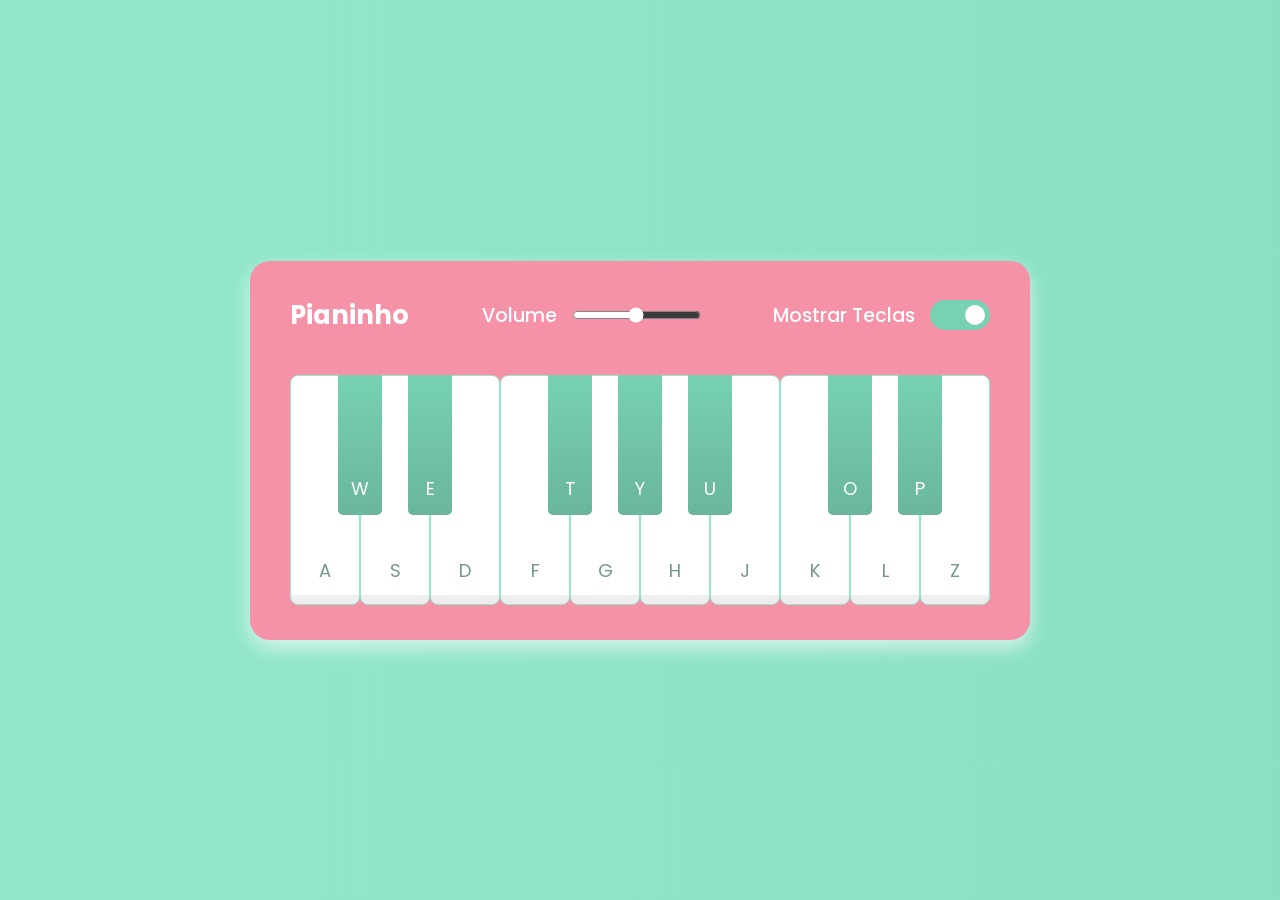
<file: index.html>
<!DOCTYPE html>
<html lang="pt-br" dir="ltr">
  <head>
    <meta charset="utf-8">
    <title>Piano SA01</title>
    <link rel="stylesheet" href="style.css">
    <meta name="viewport" content="width=device-width, initial-scale=1.0">
    <script src="script.js" defer></script>
  </head>
  <body>
    <div class="wrapper">
      <header>
        <h2>Pianinho</h2>
        <div class="column volume-slider">
          <span>Volume</span><input type="range" min="0" max="1" value="0.5" step="any"> 
        </div>
        <div class="column keys-checkbox">
          <span>Mostrar Teclas</span><input type="checkbox" checked>
        </div>
      </header>
      <ul class="piano-keys">
        <li class="key white" data-key="a"><span>a</span></li>
        <li class="key black" data-key="w"><span>w</span></li>
        <li class="key white" data-key="s"><span>s</span></li>
        <li class="key black" data-key="e"><span>e</span></li>
        <li class="key white" data-key="d"><span>d</span></li>
        <li class="key white" data-key="f"><span>f</span></li>
        <li class="key black" data-key="t"><span>t</span></li>
        <li class="key white" data-key="g"><span>g</span></li>
        <li class="key black" data-key="y"><span>y</span></li>
        <li class="key white" data-key="h"><span>h</span></li>
        <li class="key black" data-key="u"><span>u</span></li>
        <li class="key white" data-key="j"><span>j</span></li>
        <li class="key white" data-key="k"><span>k</span></li>
        <li class="key black" data-key="o"><span>o</span></li>
        <li class="key white" data-key="l"><span>l</span></li>
        <li class="key black" data-key="p"><span>p</span></li>
        <li class="key white" data-key="z"><span>z</span></li>
      </ul>
    </div>
  </body>
</html>
</file>
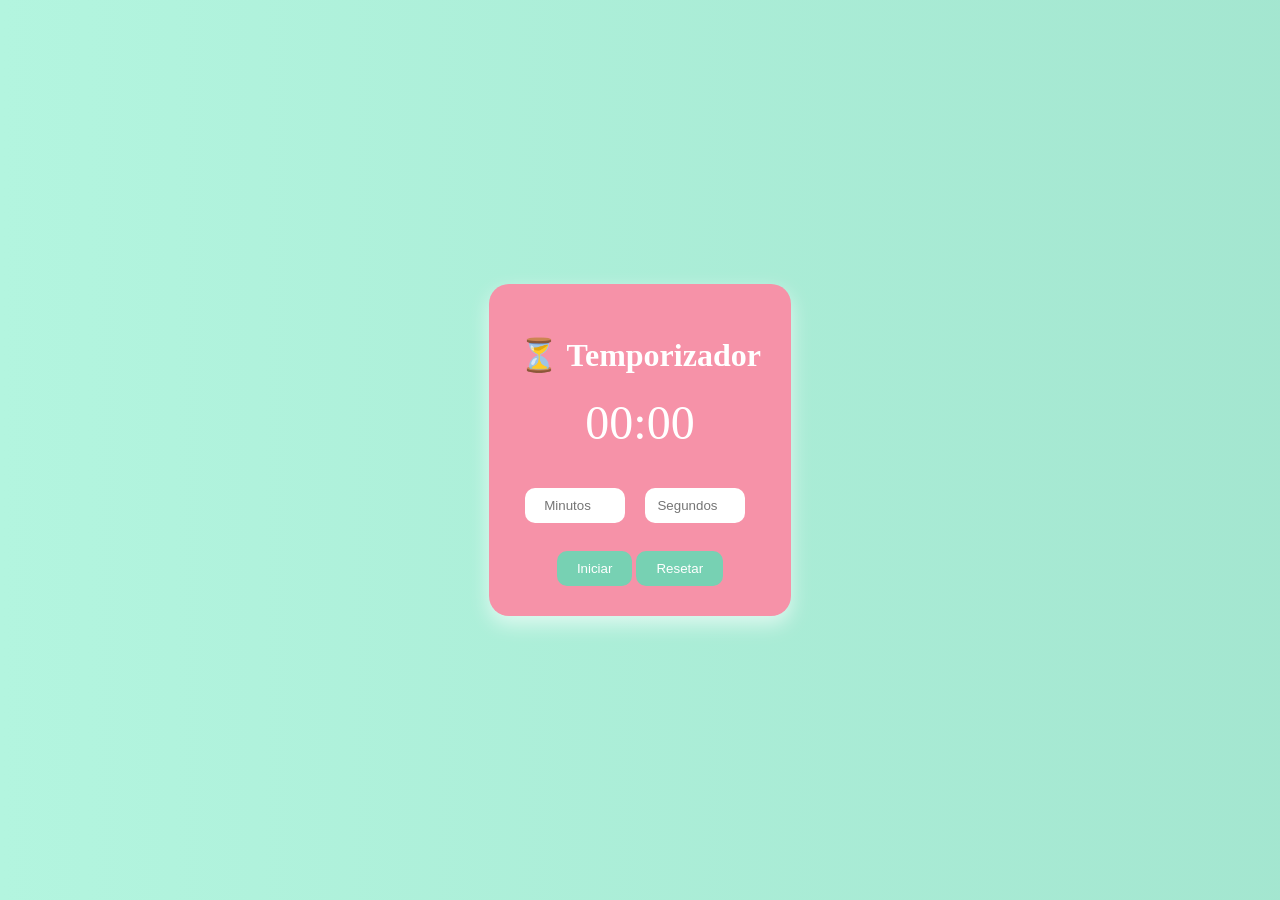
<file: Temporizador/index.html>
<!DOCTYPE html>
<html lang="pt-BR">
<head>
  <meta charset="UTF-8">
  <title>Temporizador</title>
  <link rel="stylesheet" href="style.css">
</head>
<body>
  <div class="timer-container">
    <h1>⏳ Temporizador</h1>
    <div class="time-display" id="time">00:00</div>
    <br>

    <!-- Agrupando os campos de tempo -->
    <div style="display: flex; gap: 10px; justify-content: center;">
      <input type="number" id="minutes" placeholder="Minutos" min="0">
      <input type="number" id="seconds" placeholder="Segundos" min="0" max="59">
    </div>

    <br>
    <button onclick="startTimer()">Iniciar</button>
    <button onclick="resetTimer()">Resetar</button>
  </div>

  <script src="script.js"></script>
</body>
</html>
</file>
<file: style.css>
/* Import Google font - Poppins */
@import url('https://fonts.googleapis.com/css2?family=Poppins:wght@400;500;600&display=swap');
* {
  margin: 0;
  padding: 0;
  box-sizing: border-box;
  font-family: 'Poppins', sans-serif;
}
body {
  display: flex;
  align-items: center;
  justify-content: center;
  min-height: 100vh;
  background: linear-gradient(270deg, #f4d1d9, #f692a8, #77d1b3, #93e8cc);
  background-size: 800% 800%;
  animation: gradientAnimation 10s ease infinite;
}
.wrapper {
  padding: 35px 40px;
  border-radius: 20px;
  background: #f692a8;
  box-shadow: 0 8px 20px rgba(255, 255, 255, 0.644);
}
.wrapper header {
  display: flex;
  color: #fff;
  align-items: center;
  justify-content: space-between;
}
header h2 {
  font-size: 1.6rem;
}
header .column {
  display: flex;
  align-items: center;
}
header span {
  font-weight: 500;
  margin-right: 15px;
  font-size: 1.19rem;
}
header input {
  outline: none;
  border-radius: 30px;
}
.volume-slider input {
  accent-color: #fff;
}
.keys-checkbox input {
  height: 30px;
  width: 60px;
  cursor: pointer;
  appearance: none;
  position: relative;
  background: #77d1b3
}
.keys-checkbox input::before {
  content: "";
  position: absolute;
  top: 50%;
  left: 5px;
  width: 20px;
  height: 20px;
  border-radius: 50%;
  background: #77d1b3;
  transform: translateY(-50%);
  transition: all 0.3s ease;
}
.keys-checkbox input:checked::before {
  left: 35px;
  background: #fff;
}
.piano-keys {
  display: flex;
  list-style: none;
  margin-top: 40px;
}
.piano-keys .key {
  cursor: pointer;
  user-select: none;
  position: relative;
  text-transform: uppercase;
}
.piano-keys .black {
  z-index: 2;
  width: 44px;
  height: 140px;
  margin: 0 -22px 0 -22px;
  border-radius: 0 0 5px 5px;
  background: linear-gradient(#77d1b3, #6ab69c);
}
.piano-keys .black.active {
  box-shadow: inset -5px -10px 10px rgba(168, 235, 226, 0.1);
  background:linear-gradient(to bottom, #93e8cc, #95ecce);
}
.piano-keys .white {
  height: 230px;
  width: 70px;
  border-radius: 8px;
  border: 1px solid #93e8cc;
  background: linear-gradient(#fff 96%, #eee 4%);
}
.piano-keys .white.active {
  box-shadow: inset -5px 5px 20px rgba(165, 255, 233, 0.616);
  background:linear-gradient(to bottom, #fff 0%, #eee 100%);
}
.piano-keys .key span {
  position: absolute;
  bottom: 20px;
  width: 100%;
  color: #477767c2;
  font-size: 1.13rem;
  text-align: center;
}
.piano-keys .key.hide span {
  display: none;
}
.piano-keys .black span {
  bottom: 13px;
  color: #ffffff;
}

@media screen and (max-width: 815px) {
  .wrapper {
    padding: 25px;
  }
  header {
    flex-direction: column;
  }
  header :where(h2, .column) {
    margin-bottom: 13px;
  }
  .volume-slider input {
    max-width: 100px;
  }
  .piano-keys {
    margin-top: 20px;
  }
  .piano-keys .key:where(:nth-child(9), :nth-child(10)) {
    display: none;
  }
  .piano-keys .black {
    height: 100px;
    width: 40px;
    margin: 0 -20px 0 -20px;
  }
  .piano-keys .white {
    height: 180px;
    width: 60px;
  }
}

@media screen and (max-width: 615px) {
  .piano-keys .key:nth-child(13),
  .piano-keys .key:nth-child(14),
  .piano-keys .key:nth-child(15),
  .piano-keys .key:nth-child(16),
  .piano-keys .key :nth-child(17) {
    display: none;
  }
  .piano-keys .white {
    width: 50px;
  }
}

@keyframes gradientAnimation {
  0% {
    background-position: 0% 50%;
  }
  50% {
    background-position: 100% 50%;
  }
  100% {
    background-position: 0% 50%;
  }
}
</file>
<file: Temporizador/style.css>
body {
  margin: 0;
  padding: 0;
  min-height: 100vh;
  background: linear-gradient(270deg, #f4d1d9, #e794a6, #8aceb7, #b3f5df);
  background-size: 800% 800%;
  animation: gradientAnimation 10s ease infinite;
  display: flex;
  align-items: center;
  justify-content: center;
}
  .timer-container {
    background: #f692a8;
    padding: 30px;
    border-radius: 20px;
    text-align: center;
    box-shadow: 0 8px 20px rgba(255, 255, 255, 0.644);
    color: white;
  }
  
  .time-display {
    font-size: 3rem;
    margin: 20px 0;
  }
  
  input {
    padding: 10px;
    border: none;
    border-radius: 10px;
    width: 80px;
    text-align: center;
    margin-right: 10px;
  }
  
  button {
    padding: 10px 20px;
    background-color: #77d1b3;
    color: white;
    border: none;
    border-radius: 10px;
    cursor: pointer;
    margin-top: 10px;
  }
  
  button:hover {
    background-color: #6ab69c;
  }
  
  /* Animação do gradiente */
@keyframes gradientAnimation {
  0% {
    background-position: 0% 50%;
  }
  50% {
    background-position: 100% 50%;
  }
  100% {
    background-position: 0% 50%;
  }
}
</file>
